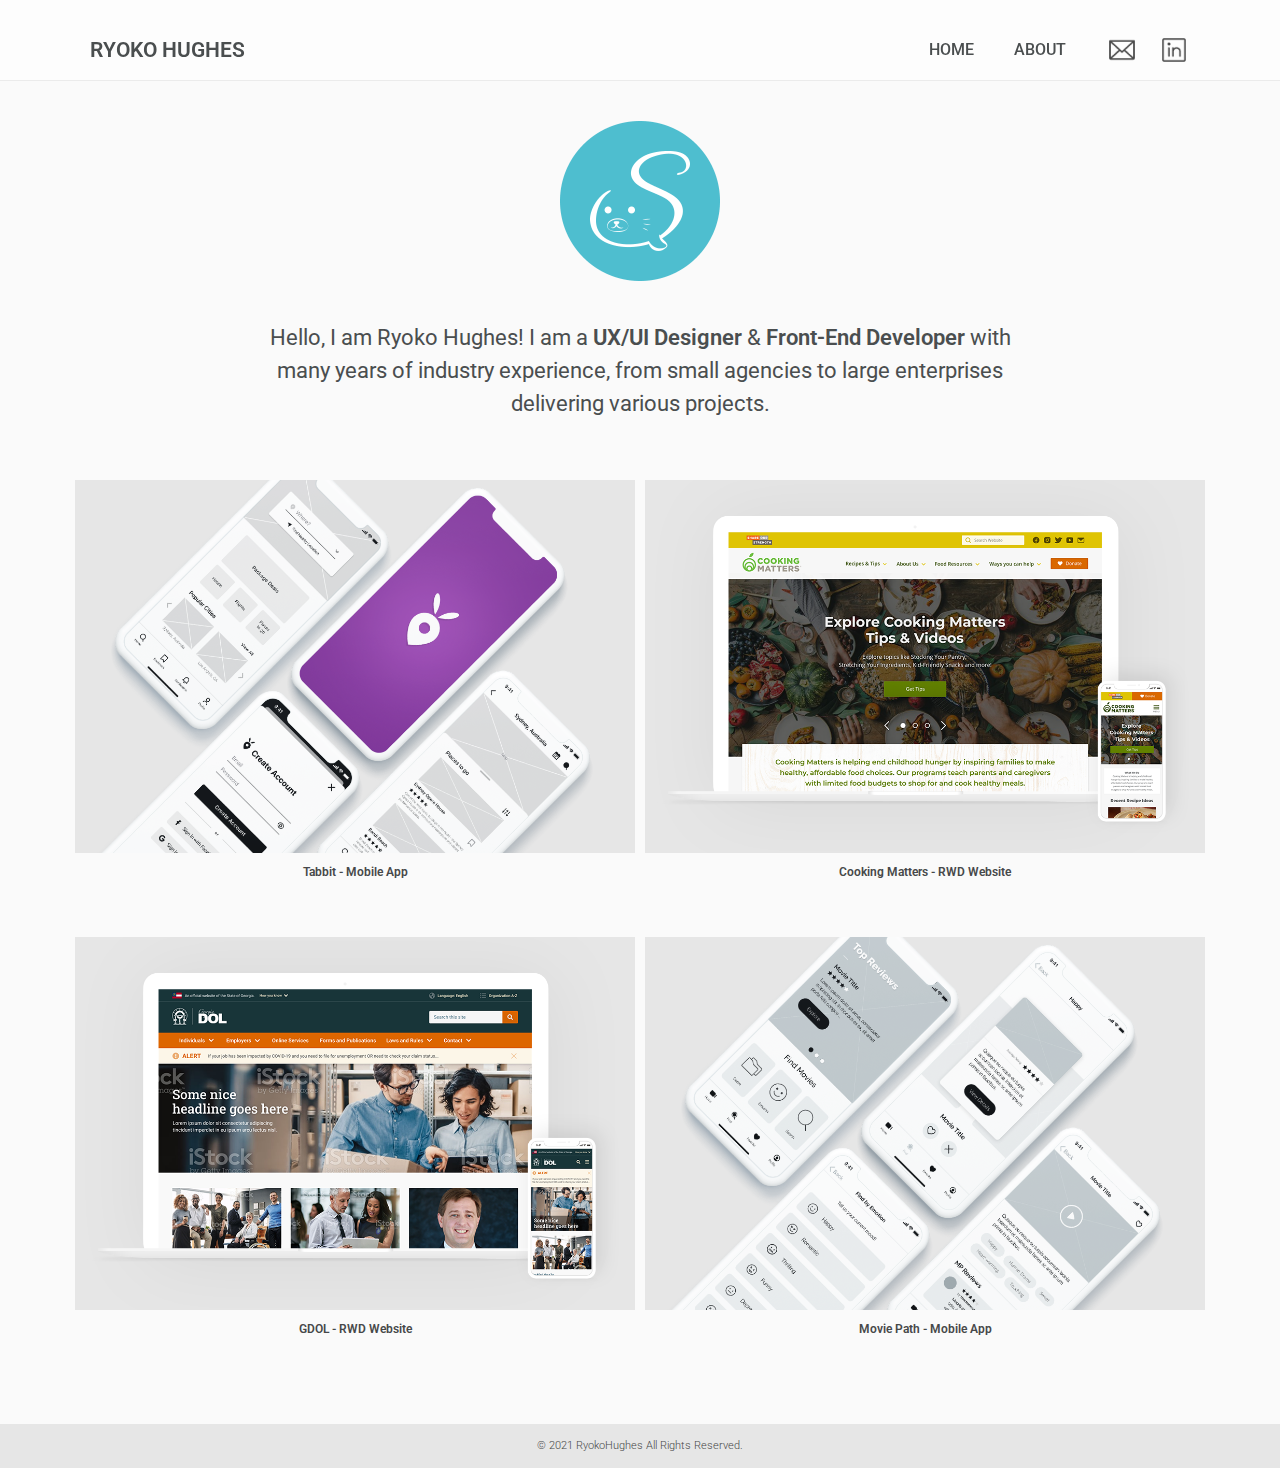
<file: index.html>
<!DOCTYPE html>
<html lang="en">
<head>
    <meta charset="utf-8">
    <meta http-equiv="X-UA-Compatible" content="IE=edge">
    <meta name="viewport" content="width=device-width, initial-scale=1">
    <title>Ryoko Hughes</title>
    <link rel="shortcut icon" href="images/favicon.ico">
    <!-- <link rel="stylesheet" href="css/bootstrap.min.css"> -->
    <link rel="stylesheet" href="css/style.css">
    <!--[if lt IE 9]>
        <script src="https://oss.maxcdn.com/libs/html5shiv/3.7.0/html5shiv.js"></script>
        <script src="https://oss.maxcdn.com/libs/respond.js/1.4.2/respond.min.js"></script>
    <![endif]-->
</head>
<body>
    <!-- Header -->
    <header>
        <div class="container">
            <h1 id="header-logo"><a href="index.html">Ryoko Hughes</a></h1>
            <nav>
                <!-- <p class="mobile-nav"></p> -->
                <ul class="header-nav">
                    <li><a href="index.html" title="Home">Home</a></li>
                    <li><a href="about.html" title="About">About</a></li>
                    <li class="nav-social-icons">
                        <a href="mailto: info@creativeseals.com" title="Email" class="icon-link"><img src="images/icon-envelope.png" alt="Email"></a>
                        <a href="https://www.linkedin.com/in/ryoko-hughes/" title="LinkedIn" class="icon-link" target="_blank"><img src="images/icon-linkedin.png" alt="LinkedIn"></a>
                    </li>
                </ul>
            </nav>
        </div>
    </header>

    <!-- Hero -->
    <section class="hero">
        <img src="images/logo.png" alt="Seal" class="hero-logo">
        <h2 class="tagline">Hello, I am Ryoko Hughes! I am a <strong>UX/UI Designer</strong> & <strong>Front-End Developer</strong> with many years of industry experience, from small agencies to large enterprises delivering various projects.</h2>
    </section>

    <!-- Content -->
    <main class="index-content">
        <div class="container">
            <div class="port-thumb tabbit">
                <a href="work-tabbit.html" class="port-thumb-link">
                    <img src="images/thumb-tabbit.png" alt="Tabbit" class="port-thumb-img">
                </a>
                <p class="port-thumb-desc">Tabbit - Mobile App</p>
            </div>

            <div class="port-thumb cm">
                <a href="work-cm.html">
                    <img src="images/thumb-npo.png" alt="NPO" class="port-thumb-img">
                </a>
                <p class="port-thumb-desc">Cooking Matters - RWD Website</p>
            </div>

            <div class="port-thumb gdol">
                <a href="work-gdol.html">
                    <img src="images/thumb-gdol.png" alt="GDOL" class="port-thumb-img">
                </a>
                <p class="port-thumb-desc">GDOL - RWD Website</p>
            </div>

            <div class="port-thumb mp">
                <a href="work-mp.html">
                    <img src="images/thumb-moviepath.png" alt="Movie Path" class="port-thumb-img">
                </a>
                <p class="port-thumb-desc">Movie Path - Mobile App</p>
            </div>

        </div>
    </main>

    <!-- Footer -->
    <footer>
        <p class="copyright">&copy; 2021 RyokoHughes All Rights Reserved.</p>
    </footer>
</body>
</html>
</file>
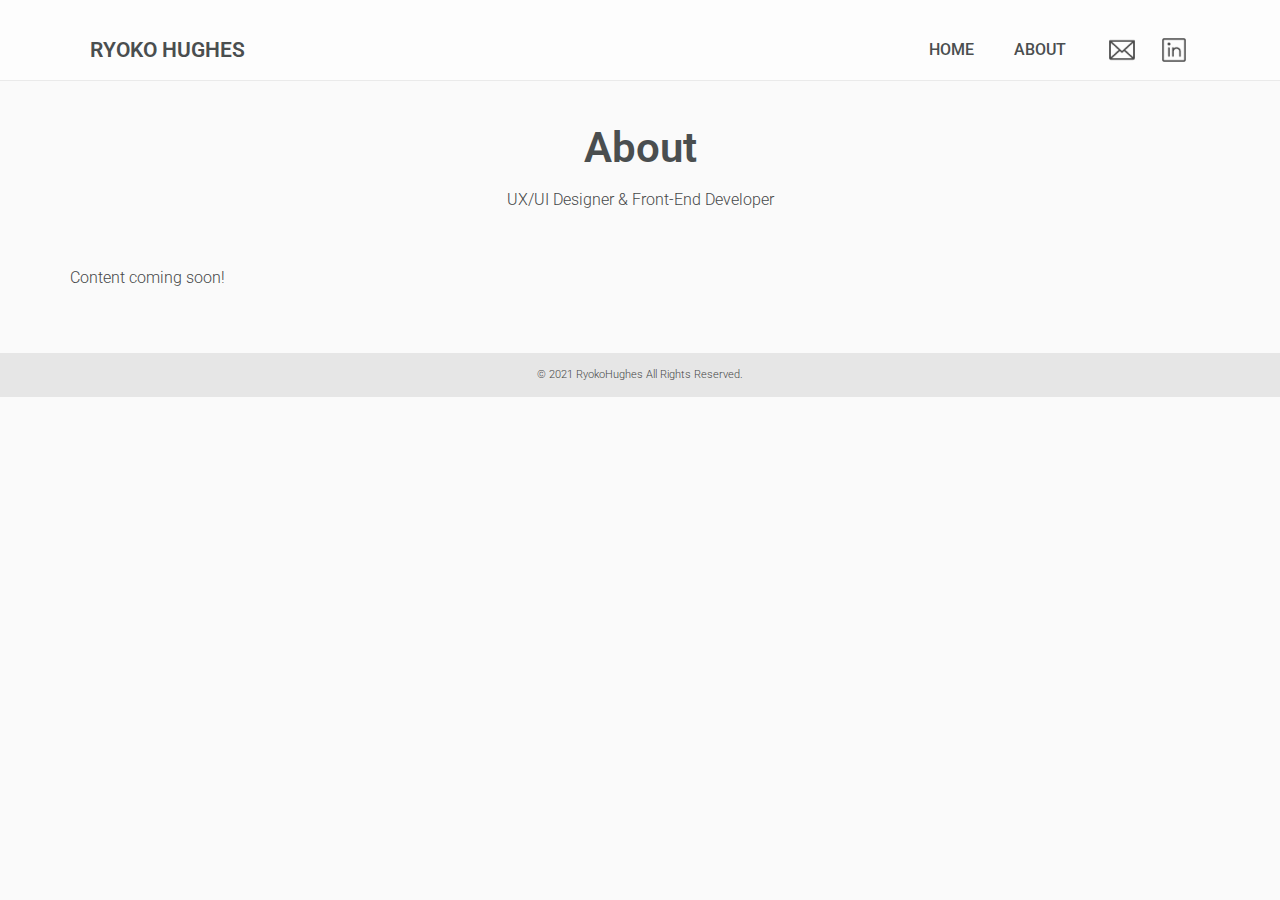
<file: about.html>
<!DOCTYPE html>
<html lang="en">
<head>
    <meta charset="utf-8">
    <meta http-equiv="X-UA-Compatible" content="IE=edge">
    <meta name="viewport" content="width=device-width, initial-scale=1">
    <title>Ryoko Hughes : About</title>
    <link rel="shortcut icon" href="images/favicon.ico">
    <!-- <link rel="stylesheet" href="css/bootstrap.min.css"> -->
    <link rel="stylesheet" href="css/style.css">
    <!--[if lt IE 9]>
        <script src="https://oss.maxcdn.com/libs/html5shiv/3.7.0/html5shiv.js"></script>
        <script src="https://oss.maxcdn.com/libs/respond.js/1.4.2/respond.min.js"></script>
    <![endif]-->
</head>
<body>
    <!-- Header -->
    <header>
        <div class="container">
            <h1 id="header-logo"><a href="index.html">Ryoko Hughes </a></h1>
            <nav>
                <!-- <p class="mobile-nav"></p> -->
                <ul class="header-nav">
                    <li><a href="index.html" title="Home">Home</a></li>
                    <li><a href="about.html" title="About">About</a></li>
                    <li class="nav-social-icons">
                        <a href="mailto: info@creativeseals.com" title="Email" class="icon-link"><img src="images/icon-envelope.png" alt="Email"></a>
                        <a href="https://www.linkedin.com/in/ryoko-hughes/" title="LinkedIn" class="icon-link" target="_blank"><img src="images/icon-linkedin.png" alt="LinkedIn"></a>
                    </li>
                </ul>
            </nav>
        </div>
    </header>

    <!-- Content -->
    <section class="title">
        <h2 class="page-title">About</h2>
        <p class="page-sub-title">UX/UI Designer &amp; Front-End Developer</p>   
    </section>

    <!-- Content -->
    <main class="content">
        <div class="container">
            <p>Content coming soon!</p>
        </div>
    </main>

    <!-- Footer -->
    <footer>
        <p class="copyright">&copy; 2021 RyokoHughes All Rights Reserved.</p>
    </footer>
</body>
</html>
</file>
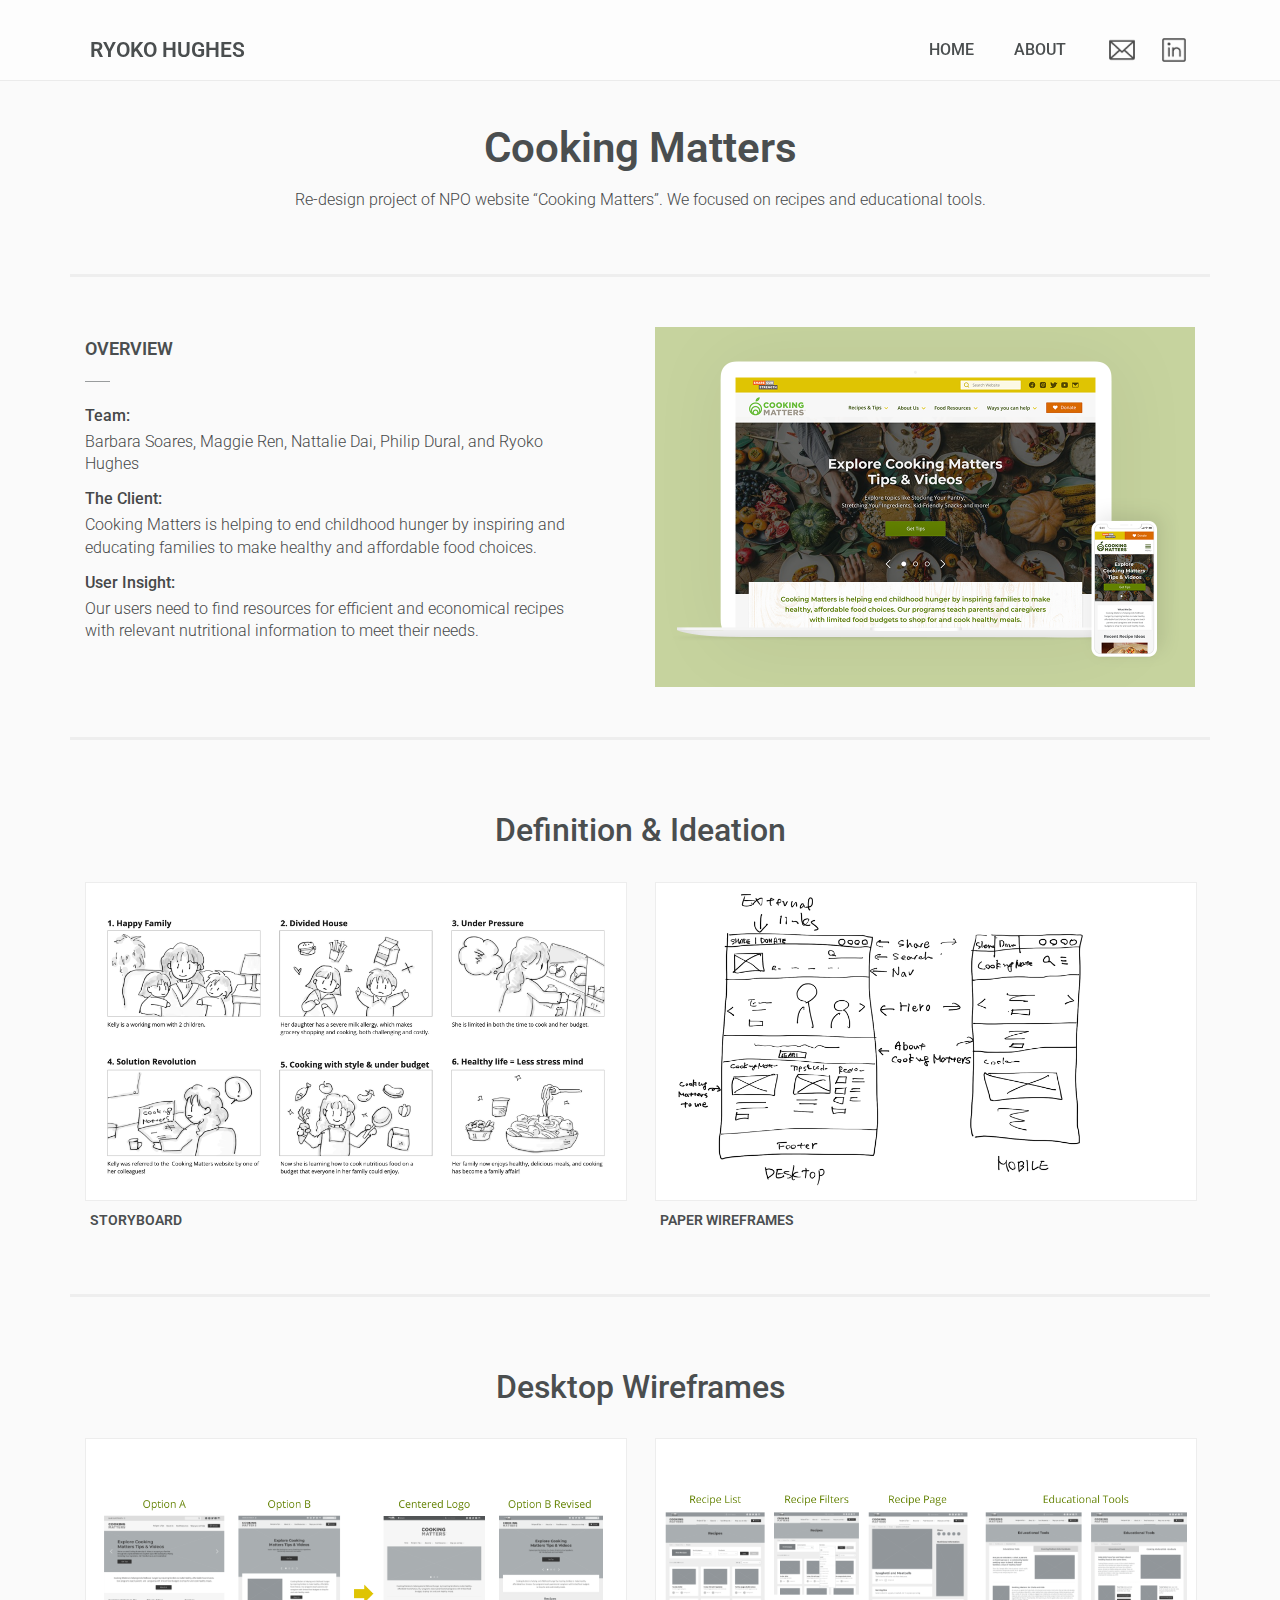
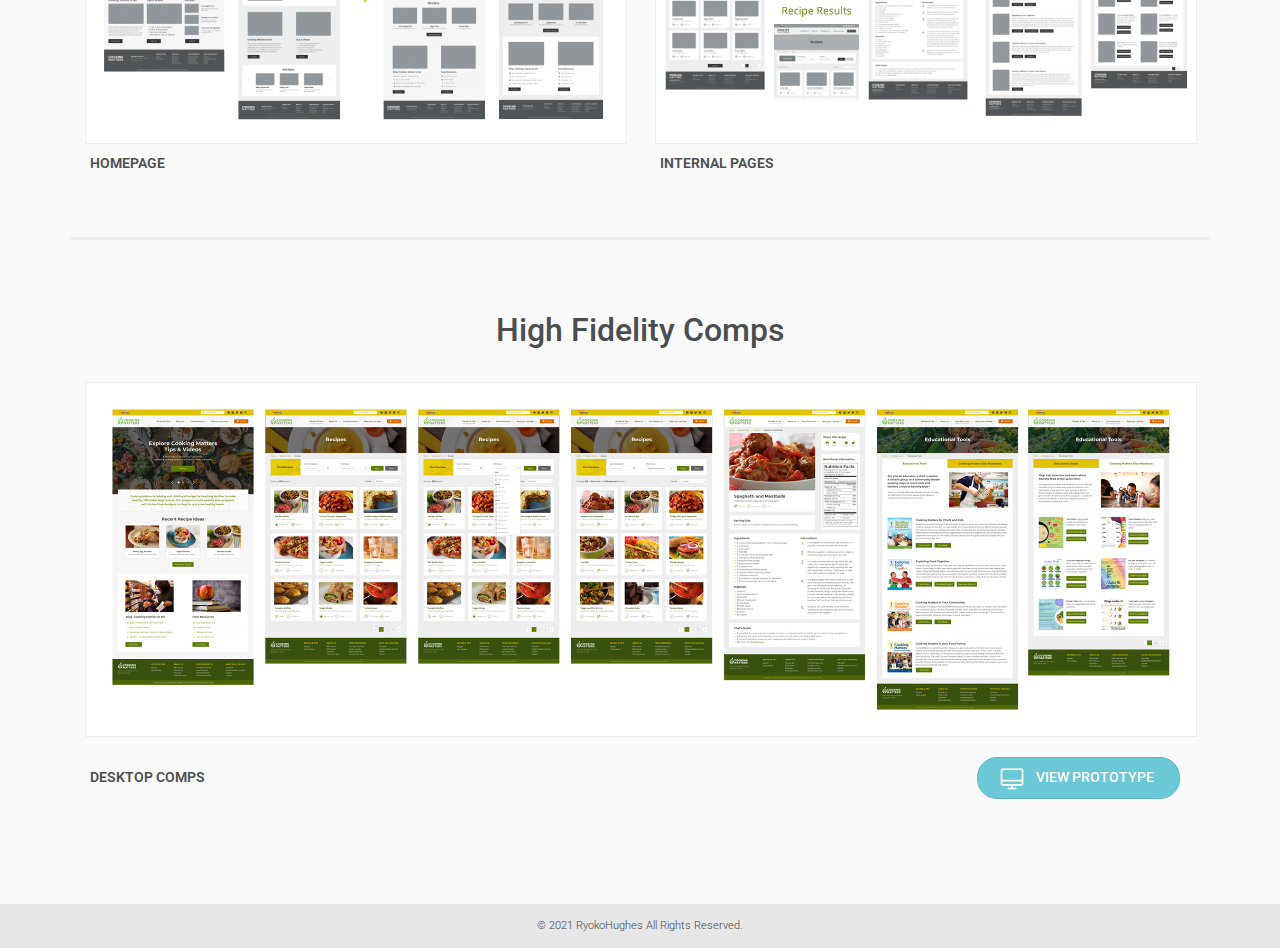
<file: work-cm.html>
<!DOCTYPE html>
<html lang="en">
<head>
    <meta charset="utf-8">
    <meta http-equiv="X-UA-Compatible" content="IE=edge">
    <meta name="viewport" content="width=device-width, initial-scale=1">
    <title>Ryoko Hughes : Cooking Matters</title>
    <link rel="shortcut icon" href="images/favicon.ico">
    <!-- <link rel="stylesheet" href="css/bootstrap.min.css"> -->
    <link rel="stylesheet" href="css/style.css">
    <!--[if lt IE 9]>
        <script src="https://oss.maxcdn.com/libs/html5shiv/3.7.0/html5shiv.js"></script>
        <script src="https://oss.maxcdn.com/libs/respond.js/1.4.2/respond.min.js"></script>
    <![endif]-->
</head>
<body>
    <!-- Header -->
    <header>
        <div class="container">
            <h1 id="header-logo"><a href="index.html">Ryoko Hughes</a></h1>
            <nav>
                <!-- <p class="mobile-nav"></p> -->
                <ul class="header-nav">
                    <li><a href="index.html" title="Home">Home</a></li>
                    <li><a href="about.html" title="About">About</a></li>
                    <li class="nav-social-icons">
                        <a href="mailto: info@creativeseals.com" title="Email" class="icon-link"><img src="images/icon-envelope.png" alt="Email"></a>
                        <a href="https://www.linkedin.com/in/ryoko-hughes/" title="LinkedIn" class="icon-link" target="_blank"><img src="images/icon-linkedin.png" alt="LinkedIn"></a>
                    </li>
                </ul>
            </nav>
        </div>
    </header>

    <!-- Title -->
    <section class="title">
        <div class="container bottom-border">
            <h2 class="page-title">Cooking Matters</h2>
            <p class="page-sub-title">Re-design project of NPO website “Cooking Matters”. We focused on recipes and educational tools.</p>
        </div>
    </section>

    <!-- Content -->
    <main class="content">
        <div class="container">
            <section class="row bottom-border">
                <div class="col col-6 port-overview">
                    <h5>Overview</h5>
                    <dl>
                        <dt>Team:</dt>
                        <dd>Barbara Soares, Maggie Ren, Nattalie Dai, Philip Dural, and Ryoko Hughes</dd>
                        <dt>The Client:</dt>
                        <dd>Cooking Matters is helping to end childhood hunger by inspiring and educating families to make healthy and affordable food choices. </dd>
                        <dt>User Insight:</dt>
                        <dd>Our users need to find resources for efficient and economical recipes with relevant nutritional information to meet their needs.</dd>
                    </dl>
                </div>
                <div class="col col-6 port-thumb-img">
                    <div class="thumb-bg cm">
                        <img src="images/thumb-npo.png" alt="Cooking Matters" class="port-image">
                    </div>
                </div>
            </section>

            <h3>Definition &amp; Ideation</h3>
            <section class="row bottom-border">
                <div class="col col-6 port-item">
                    <img src="images/npo-storyboard.jpg" alt="Storyboard" class="port-image">
                    <h5>Storyboard</h5>
                </div>
                <div class="col col-6 port-item">
                    <img src="images/npo-paper-wire.jpg" alt="Paper Wireframes" class="port-image">
                    <h5>Paper Wireframes</h5>
                </div>
            </section>

            <h3>Desktop Wireframes</h3>
            <section class="row bottom-border">
                <div class="col col-6 port-item">
                    <img src="images/npo-desktop-wire01.png" alt="Homepage Wireframes" class="port-image">
                    <h5>Homepage</h5>

                </div>
                <div class="col col-6 port-item">
                    <img src="images/npo-desktop-wire02.png" alt="Recipe Wireframes" class="port-image">
                    <h5>Internal Pages</h5>
                </div>
            </section>

            <h3>High Fidelity Comps</h3>
            <section class="row">
                <div class="col col-12 port-item">
                    <img src="images/npo-desktop-comps.jpg" alt="Paper Wireframes" class="port-image">
                    <section class="row btn-right">
                        <h5>Desktop Comps</h5>
                        <p>
                            <a href="https://www.figma.com/proto/3JUARQ4RPCtksBnAr0uqvw/Cooking-Matters-HiFi-Only?node-id=335%3A7227&viewport=273%2C692%2C0.10871068388223648&scaling=scale-down" title="View Prototype" class="icon-button" target="_blank">
                                <img src="images/icon-desktop.png" alt="icon" class="btn-icon-img">
                                <span class="btn-icon-text">View Prototype</span>
                            </a>
                        </p>
                    </section>
            </section>

        </div>
    </main>

    <!-- Footer -->
    <footer>
        <p class="copyright">&copy; 2021 RyokoHughes All Rights Reserved.</p>
    </footer>
</body>
</html>
</file>
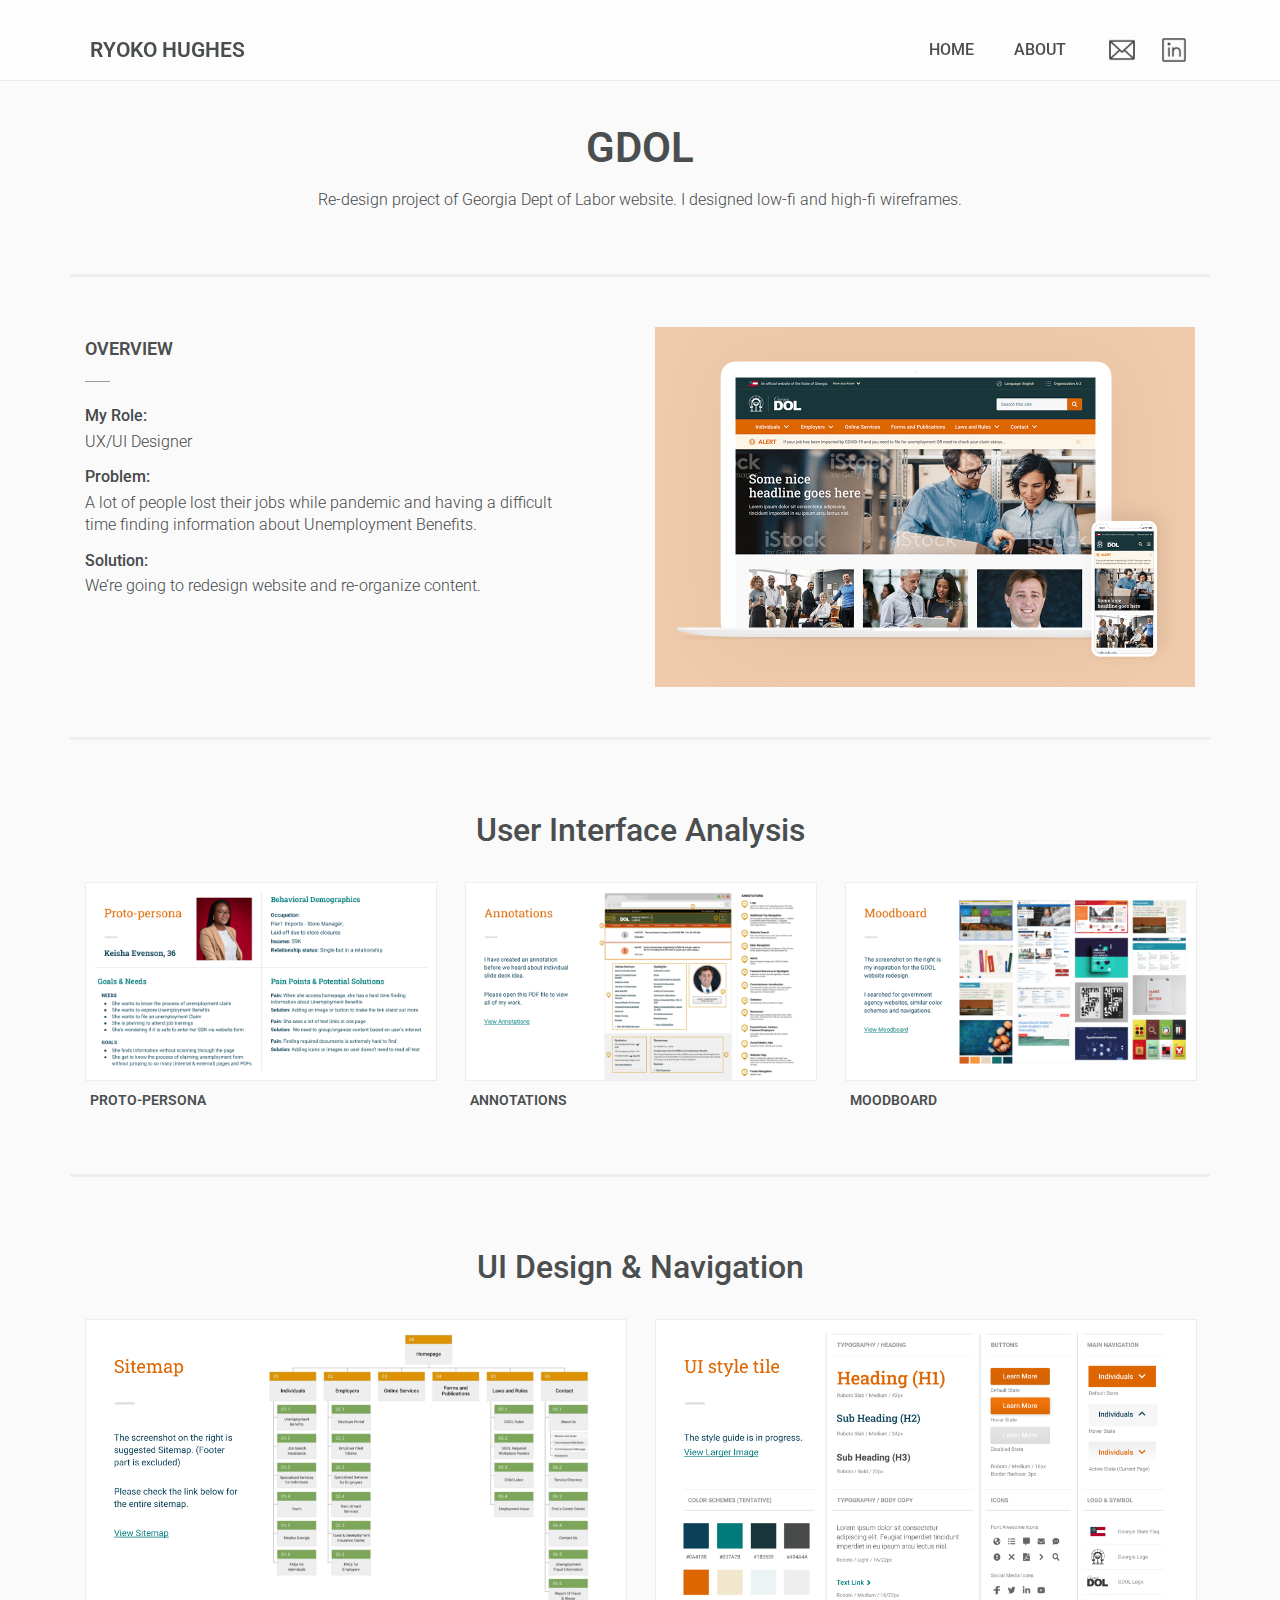
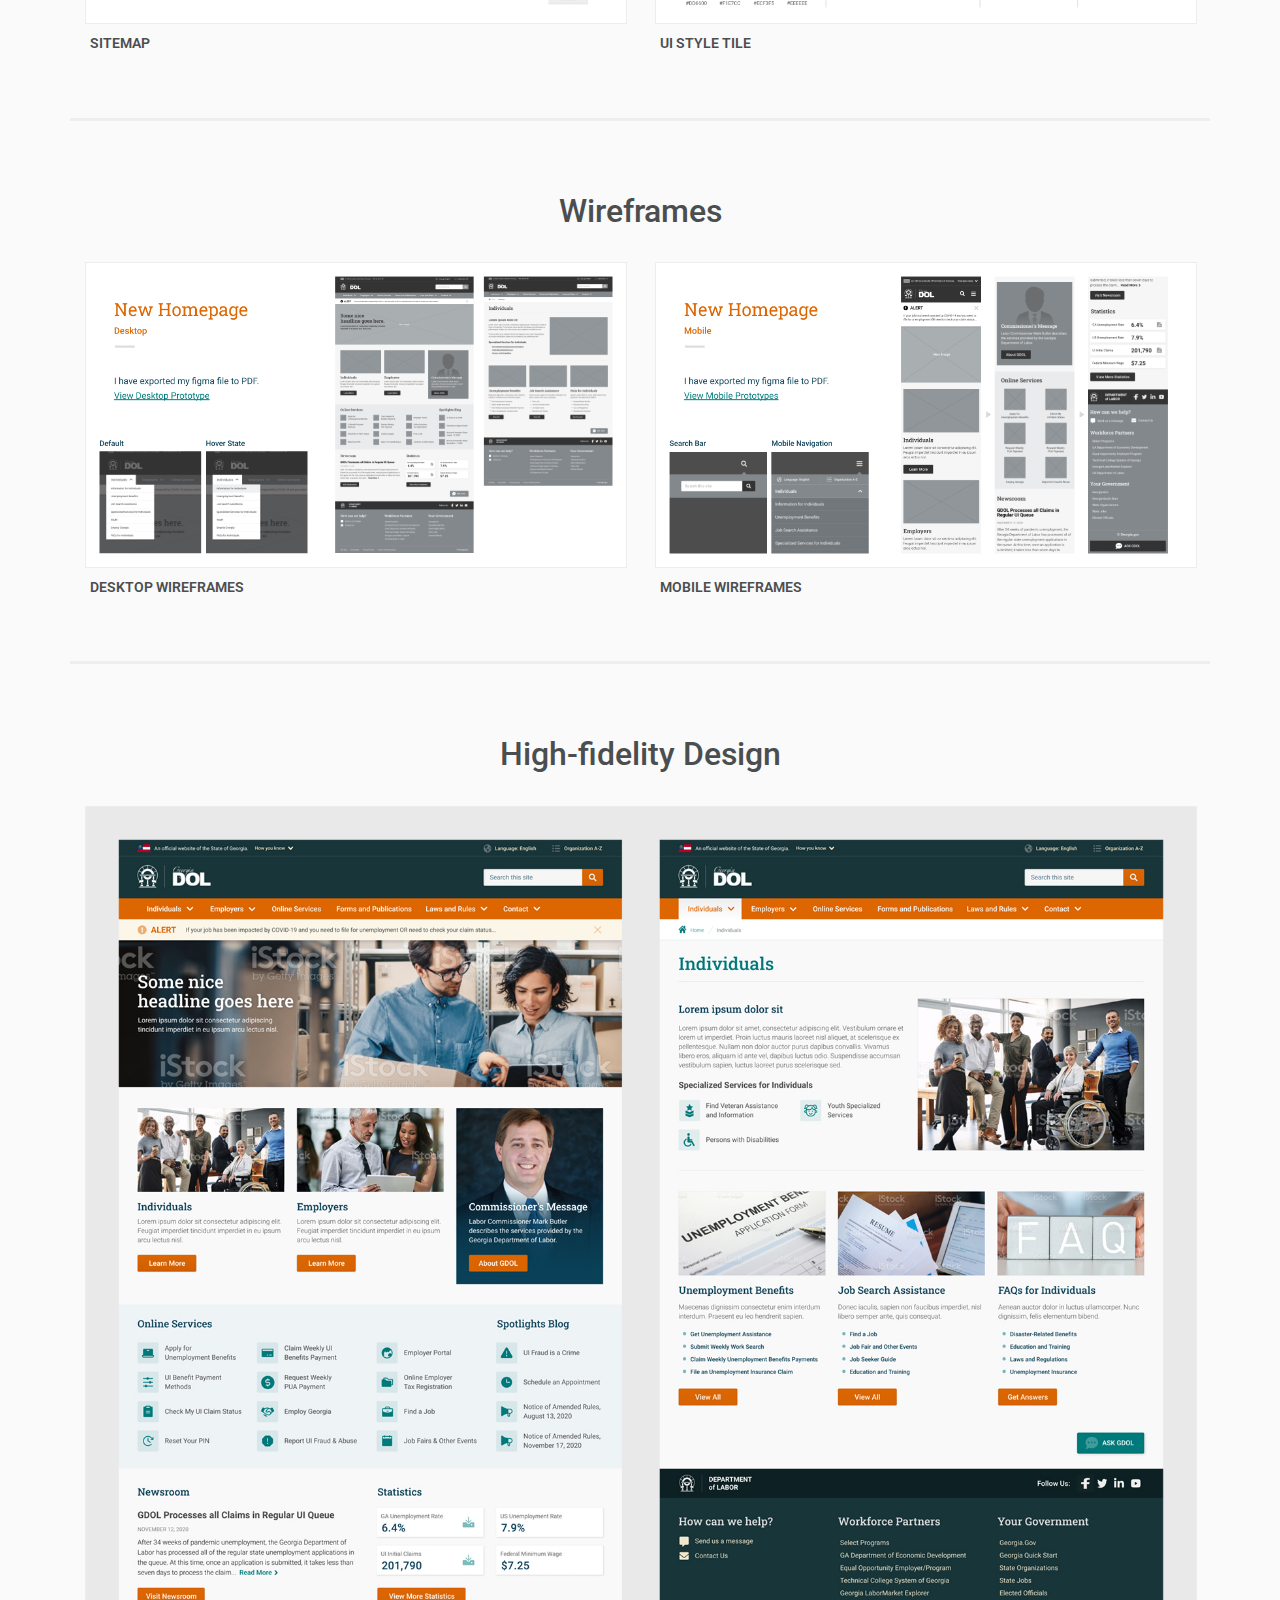
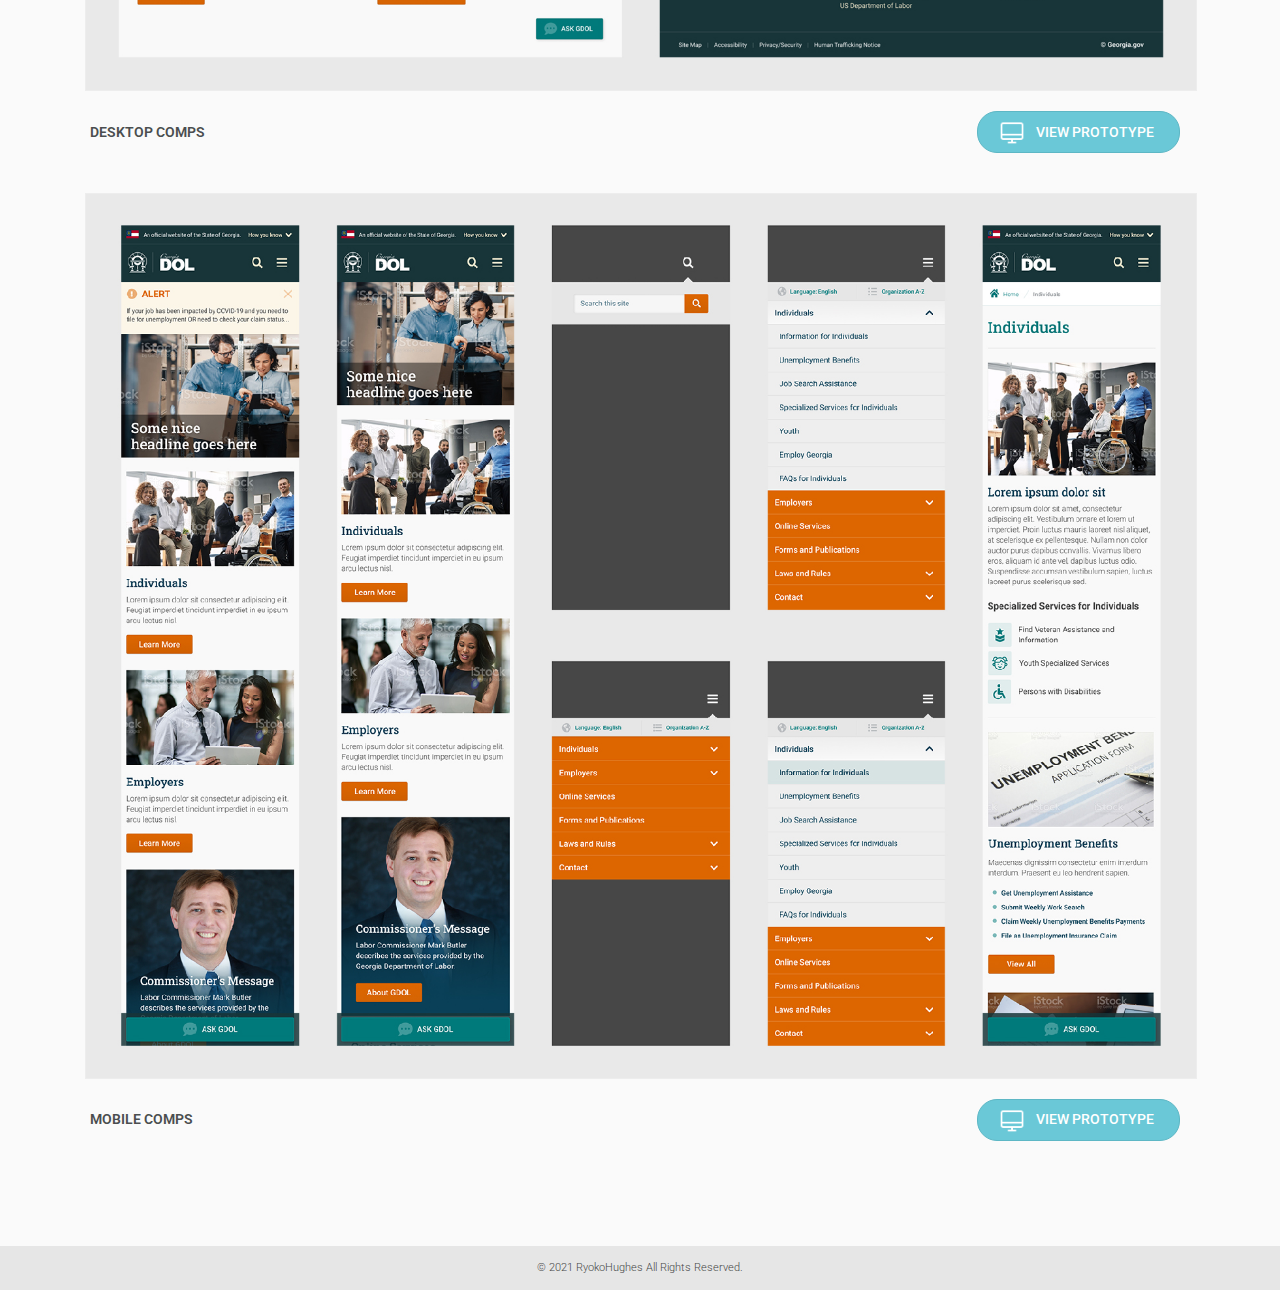
<file: work-gdol.html>
<!DOCTYPE html>
<html lang="en">
<head>
    <meta charset="utf-8">
    <meta http-equiv="X-UA-Compatible" content="IE=edge">
    <meta name="viewport" content="width=device-width, initial-scale=1">
    <title>Ryoko Hughes : GDOL</title>
    <link rel="shortcut icon" href="images/favicon.ico">
    <!-- <link rel="stylesheet" href="css/bootstrap.min.css"> -->
    <link rel="stylesheet" href="css/style.css">
    <!--[if lt IE 9]>
        <script src="https://oss.maxcdn.com/libs/html5shiv/3.7.0/html5shiv.js"></script>
        <script src="https://oss.maxcdn.com/libs/respond.js/1.4.2/respond.min.js"></script>
    <![endif]-->
</head>
<body>
    <!-- Header -->
    <header>
        <div class="container">
            <h1 id="header-logo"><a href="index.html">Ryoko Hughes</a></h1>
            <nav>
                <!-- <p class="mobile-nav"></p> -->
                <ul class="header-nav">
                    <li><a href="index.html" title="Home">Home</a></li>
                    <li><a href="about.html" title="About">About</a></li>
                    <li class="nav-social-icons">
                        <a href="mailto: info@creativeseals.com" title="Email" class="icon-link"><img src="images/icon-envelope.png" alt="Email"></a>
                        <a href="https://www.linkedin.com/in/ryoko-hughes/" title="LinkedIn" class="icon-link" target="_blank"><img src="images/icon-linkedin.png" alt="LinkedIn"></a>
                    </li>
                </ul>
            </nav>
        </div>
    </header>

    <!-- Title -->
    <section class="title">
        <div class="container bottom-border">
            <h2 class="page-title">GDOL</h2>
            <p class="page-sub-title">Re-design project of Georgia Dept of Labor website. I designed low-fi and high-fi wireframes.</p>
        </div>
    </section>

    <!-- Content -->
    <main class="content">
        <div class="container">
            <section class="row bottom-border">
                <div class="col col-6 port-overview">
                    <h5>Overview</h5>
                    <dl>
                        <dt>My Role:</dt>
                        <dd>UX/UI Designer</dd>
                        <dt>Problem:</dt>
                        <dd>A lot of people lost their jobs while pandemic and having a difficult time finding information about Unemployment Benefits.</dd>
                        <dt>Solution:</dt>
                        <dd>We’re going to redesign website and re-organize content.</dd>
                    </dl>
                </div>
                <div class="col col-6 port-thumb-img">
                    <div class="thumb-bg gdol">
                        <img src="images/thumb-gdol.png" alt="GDOL" class="port-image">
                    </div>
                </div>
            </section>

            <h3>User Interface Analysis</h3>
            <section class="row bottom-border">
                <div class="col col-4 port-item">
                    <img src="images/gdol-proto-persona.png" alt="Proto-persona" class="port-image">
                    <h5>Proto-persona</h5>
                </div>
                <div class="col col-4 port-item">
                    <img src="images/gdol-annotations.png" alt="Annotations" class="port-image">
                    <h5>Annotations</h5>
                </div>
                <div class="col col-4 port-item">
                    <img src="images/gdol-moodboard.png" alt="Moodboard" class="port-image">
                    <h5>Moodboard</h5>
                </div>
            </section>

            <h3>UI Design & Navigation</h3>
            <section class="row bottom-border">
                <div class="col col-6 port-item">
                    <img src="images/gdol-sitemap.png" alt="Sitemap" class="port-image">
                    <h5>Sitemap</h5>
                </div>
                <div class="col col-6 port-item">
                    <img src="images/gdol-style.png" alt="UI style tile" class="port-image">
                    <h5>UI style tile</h5>
                </div>
            </section>

            <h3>Wireframes</h3>
            <section class="row bottom-border">
                <div class="col col-6 port-item">
                    <img src="images/gdol-wire-desktop.png" alt="Desktop Wireframes" class="port-image">
                    <h5>Desktop Wireframes</h5>
                </div>
                <div class="col col-6 port-item">
                    <img src="images/gdol-wire-mobile.png" alt="Mobile Wireframes" class="port-image">
                    <h5>Mobile Wireframes</h5>
                </div>
            </section>

            <h3>High-fidelity Design</h3>
            <section class="row">
                <div class="col col-12 port-item">
                    <img src="images/gdol-comp-desktop.jpg" alt="Desktop" class="port-image">
                    <section class="row btn-right">
                        <h5>Desktop Comps</h5>
                        <p>
                            <a href="https://www.figma.com/proto/30vMYM70sXzPHRvpDloKAF/DOL-U12-Homepage-Comp-RH?node-id=208%3A86&viewport=262%2C467%2C0.18966475129127502&scaling=scale-down" title="View Prototype" class="icon-button" target="_blank">
                                <img src="images/icon-desktop.png" alt="icon" class="btn-icon-img">
                                <span class="btn-icon-text">View Prototype</span>
                            </a>
                        </p>
                    </section>
                    <img src="images/gdol-comp-mobile.jpg" alt="Desktop" class="port-image">
                    <section class="row btn-right">
                        <h5>Mobile Comps</h5>
                        <p>
                            <a href="https://www.figma.com/proto/30vMYM70sXzPHRvpDloKAF/DOL-U12-Homepage-Comp-RH?node-id=213%3A86&viewport=138%2C267%2C0.44395512342453003&scaling=min-zoom" title="View Prototype" class="icon-button" target="_blank">
                                <img src="images/icon-desktop.png" alt="icon" class="btn-icon-img">
                                <span class="btn-icon-text">View Prototype</span>
                            </a>
                        </p>
                    </section>
                </div>
            </section>

        </div>
    </main>

    <!-- Footer -->
    <footer>
        <p class="copyright">&copy; 2021 RyokoHughes All Rights Reserved.</p>
    </footer>
</body>
</html>
</file>
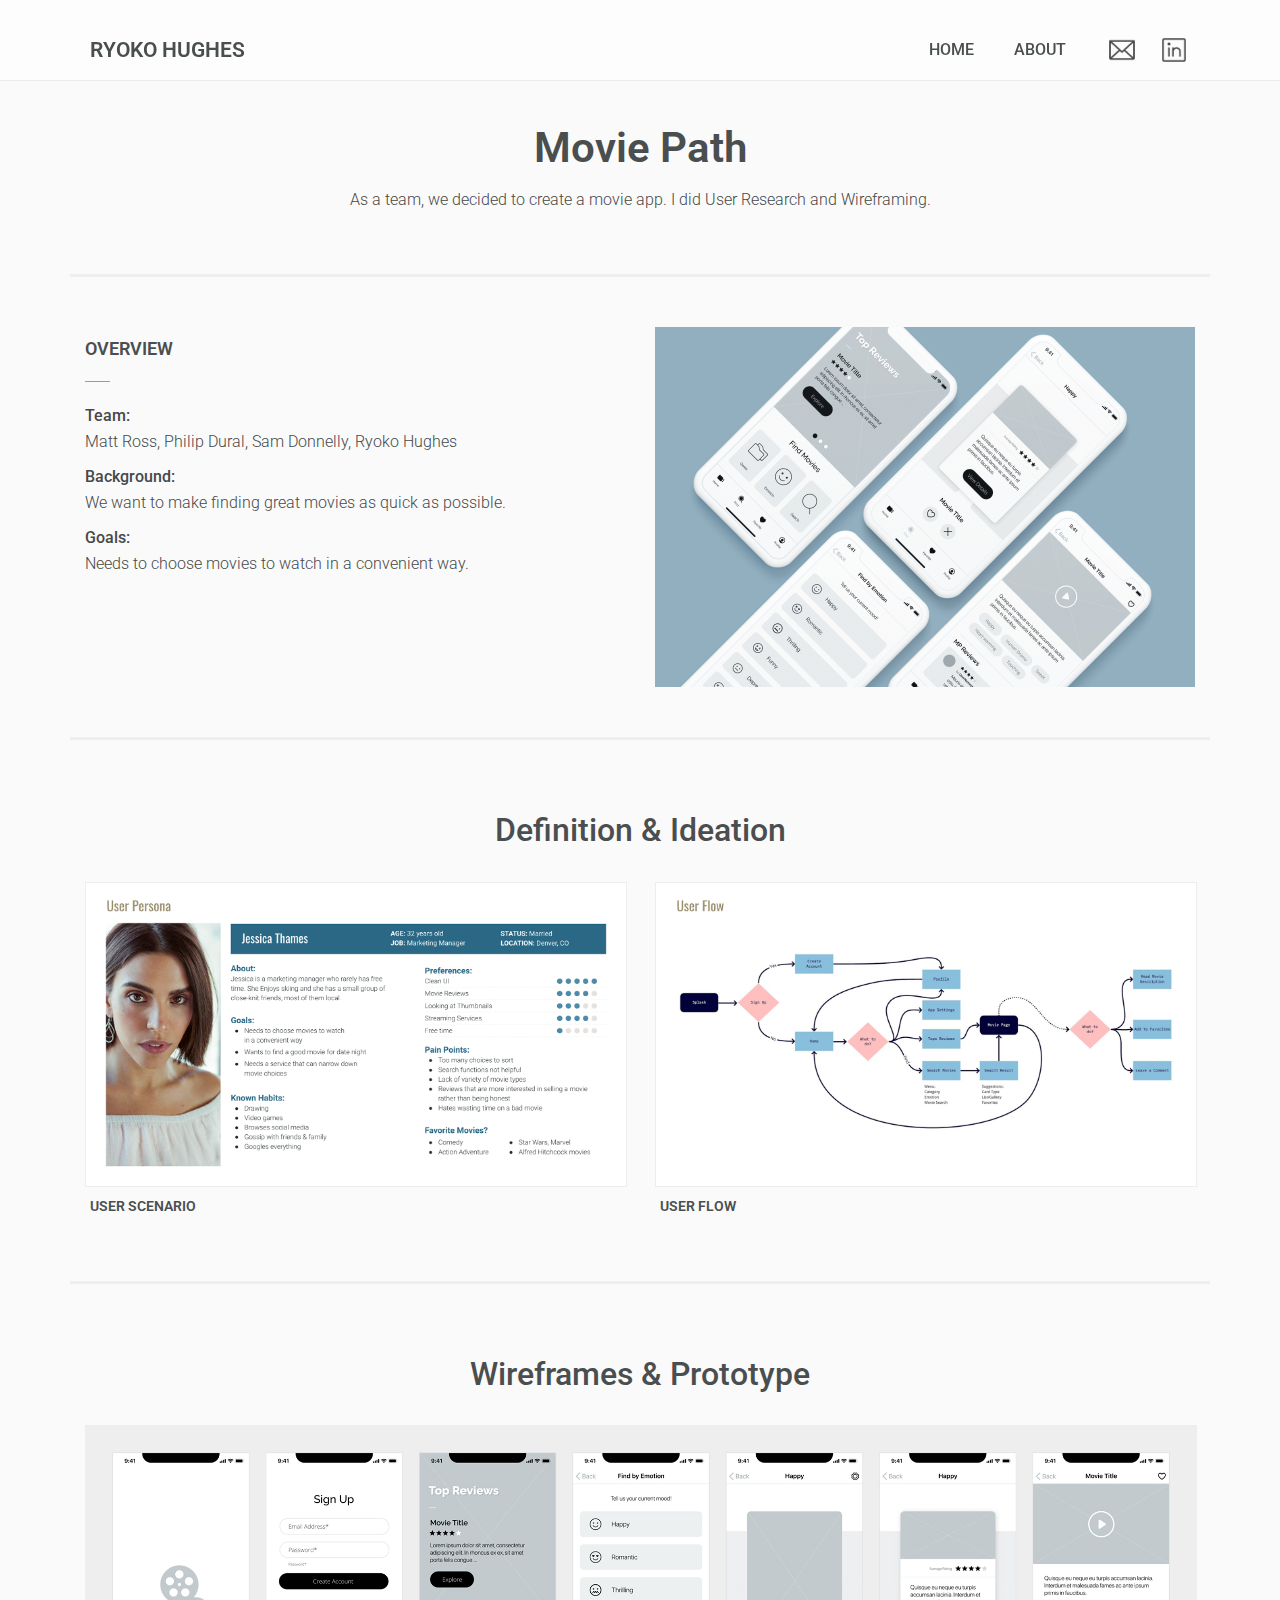
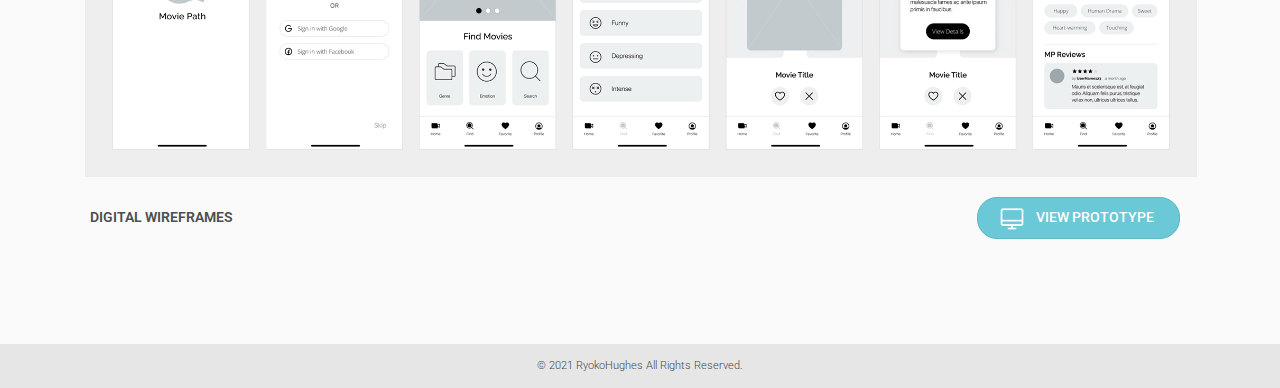
<file: work-mp.html>
<!DOCTYPE html>
<html lang="en">
<head>
    <meta charset="utf-8">
    <meta http-equiv="X-UA-Compatible" content="IE=edge">
    <meta name="viewport" content="width=device-width, initial-scale=1">
    <title>Ryoko Hughes : Movie Path</title>
    <link rel="shortcut icon" href="images/favicon.ico">
    <!-- <link rel="stylesheet" href="css/bootstrap.min.css"> -->
    <link rel="stylesheet" href="css/style.css">
    <!--[if lt IE 9]>
        <script src="https://oss.maxcdn.com/libs/html5shiv/3.7.0/html5shiv.js"></script>
        <script src="https://oss.maxcdn.com/libs/respond.js/1.4.2/respond.min.js"></script>
    <![endif]-->
</head>
<body>
    <!-- Header -->
    <header>
        <div class="container">
            <h1 id="header-logo"><a href="index.html">Ryoko Hughes</a></h1>
            <nav>
                <!-- <p class="mobile-nav"></p> -->
                <ul class="header-nav">
                    <li><a href="index.html" title="Home">Home</a></li>
                    <li><a href="about.html" title="About">About</a></li>
                    <li class="nav-social-icons">
                        <a href="mailto: info@creativeseals.com" title="Email" class="icon-link"><img src="images/icon-envelope.png" alt="Email"></a>
                        <a href="https://www.linkedin.com/in/ryoko-hughes/" title="LinkedIn" class="icon-link" target="_blank"><img src="images/icon-linkedin.png" alt="LinkedIn"></a>
                    </li>
                </ul>
            </nav>
        </div>
    </header>

    <!-- Title -->
    <section class="title">
        <div class="container bottom-border">
            <h2 class="page-title">Movie Path</h2>
            <p class="page-sub-title">As a team, we decided to create a movie app. I did User Research and Wireframing.</p>
        </div>
    </section>

    <!-- Content -->
    <main class="content">
        <div class="container">
            <section class="row bottom-border">
                <div class="col col-6 port-overview">
                    <h5>Overview</h5>
                    <dl>
                        <dt>Team:</dt>
                        <dd>Matt Ross, Philip Dural, Sam Donnelly, Ryoko Hughes</dd>
                        <dt>Background:</dt>
                        <dd>We want to make finding great movies as quick as possible.</dd>
                        <dt>Goals:</dt>
                        <dd>Needs to choose movies to watch in a convenient way.</dd>
                    </dl>
                </div>
                <div class="col col-6 port-thumb-img">
                    <div class="thumb-bg mp">
                        <img src="images/thumb-moviepath.png" alt="Movie Path" class="port-image">
                    </div>
                </div>
            </section>

            <h3>Definition &amp; Ideation</h3>
            <section class="row bottom-border">
                <div class="col col-6 port-item">
                    <img src="images/mp-user-persona.jpg" alt="User Persona" class="port-image">
                    <h5>User Scenario</h5>
                </div>
                <div class="col col-6 port-item">
                    <img src="images/mp-user-flow.jpg" alt="User Flow" class="port-image">
                    <h5>User Flow</h5>
                </div>
            </section>

            <h3>Wireframes &amp; Prototype</h3>
            <section class="row">
                <div class="col col-12 port-item">
                    <img src="images/mp-wire.jpg" alt="Digital Wireframes" class="port-image">
                    <section class="row btn-right">
                        <h5>Digital Wireframes</h5>
                        <!-- <p>Fusce vulputate interdum fermentum. Mauris sollicitudin arcu nibh, et hendrerit nulla et.</p> -->
                        <p>
                            <a href="https://www.figma.com/proto/l1pjcXLX5go7W0DMif67r1/Movie-Path-RH?node-id=1%3A2&scaling=scale-down" title="View Prototype" class="icon-button" target="_blank">
                                <img src="images/icon-desktop.png" alt="icon" class="btn-icon-img">
                                <span class="btn-icon-text">View Prototype</span>
                            </a>
                        </p>
                    </section>
                </div>
            </section>

        </div>
    </main>

    <!-- Footer -->
    <footer>
        <p class="copyright">&copy; 2021 RyokoHughes All Rights Reserved.</p>
    </footer>
</body>
</html>
</file>
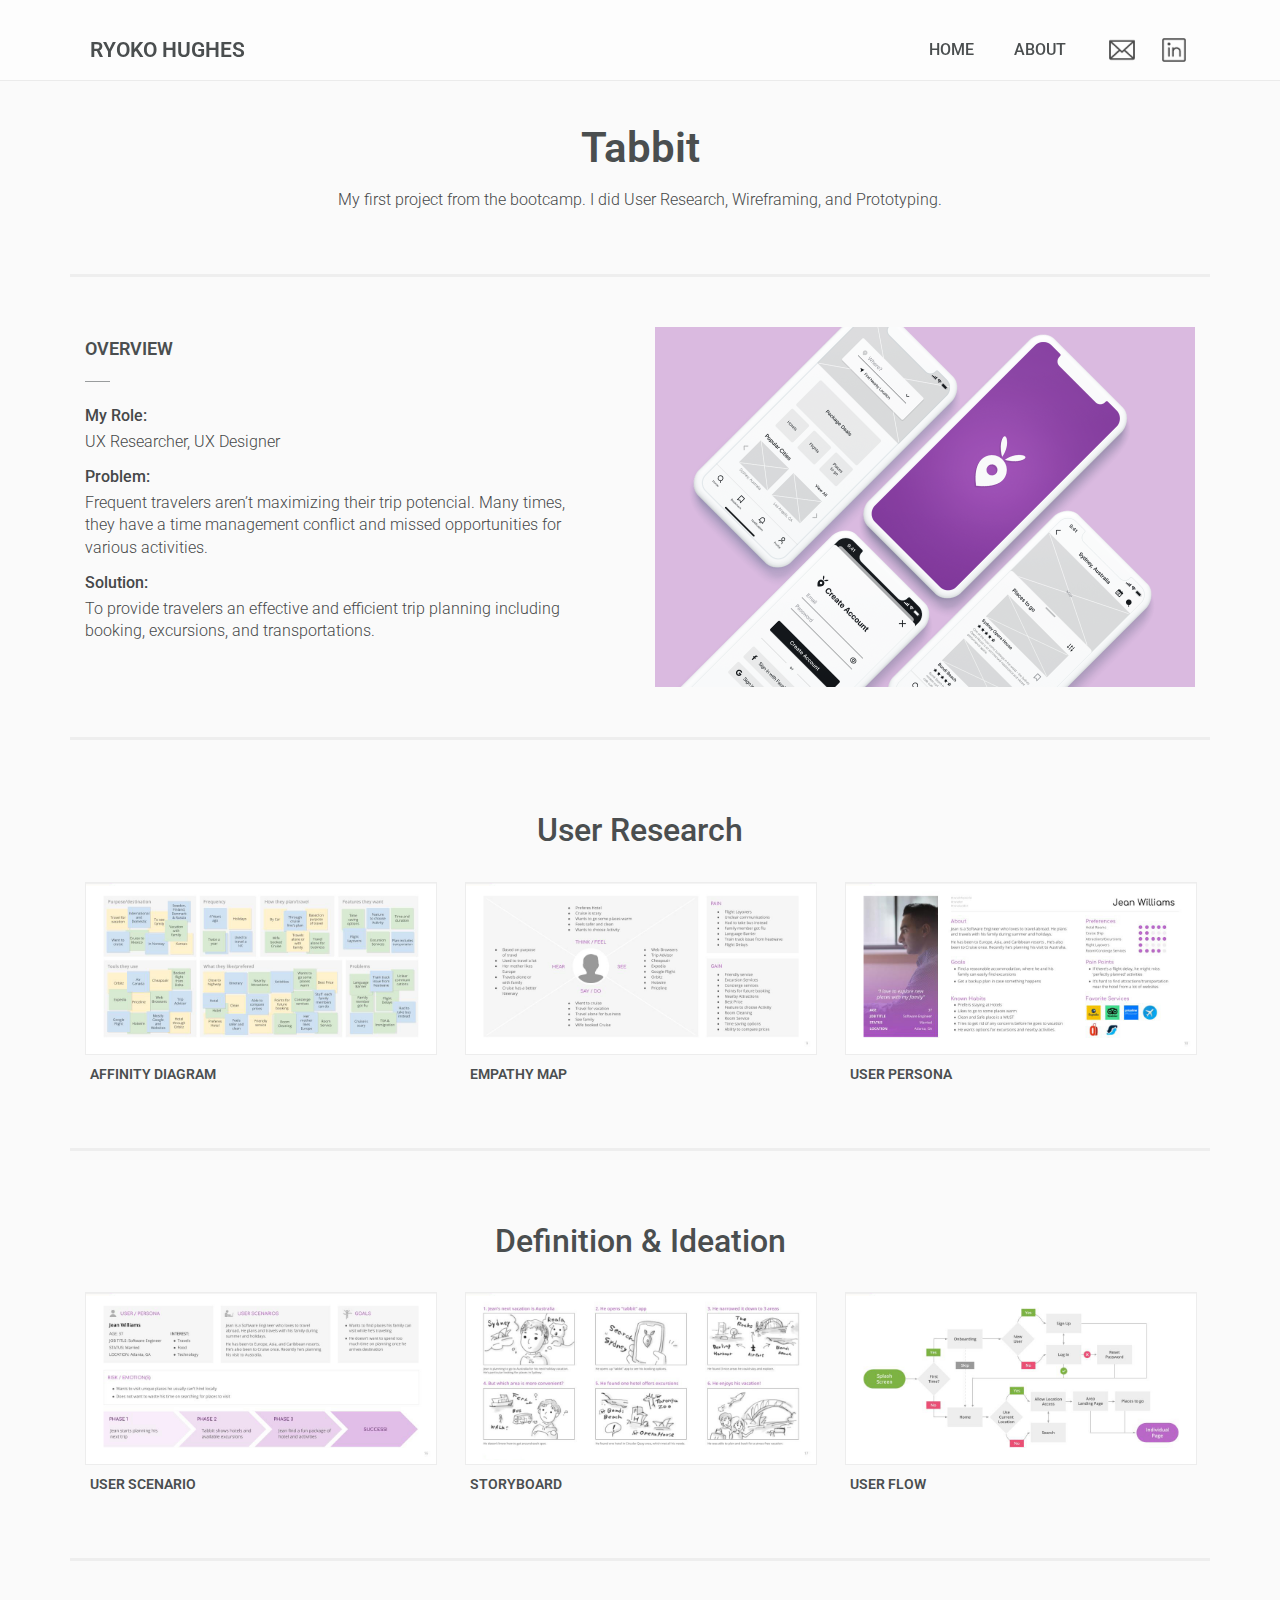
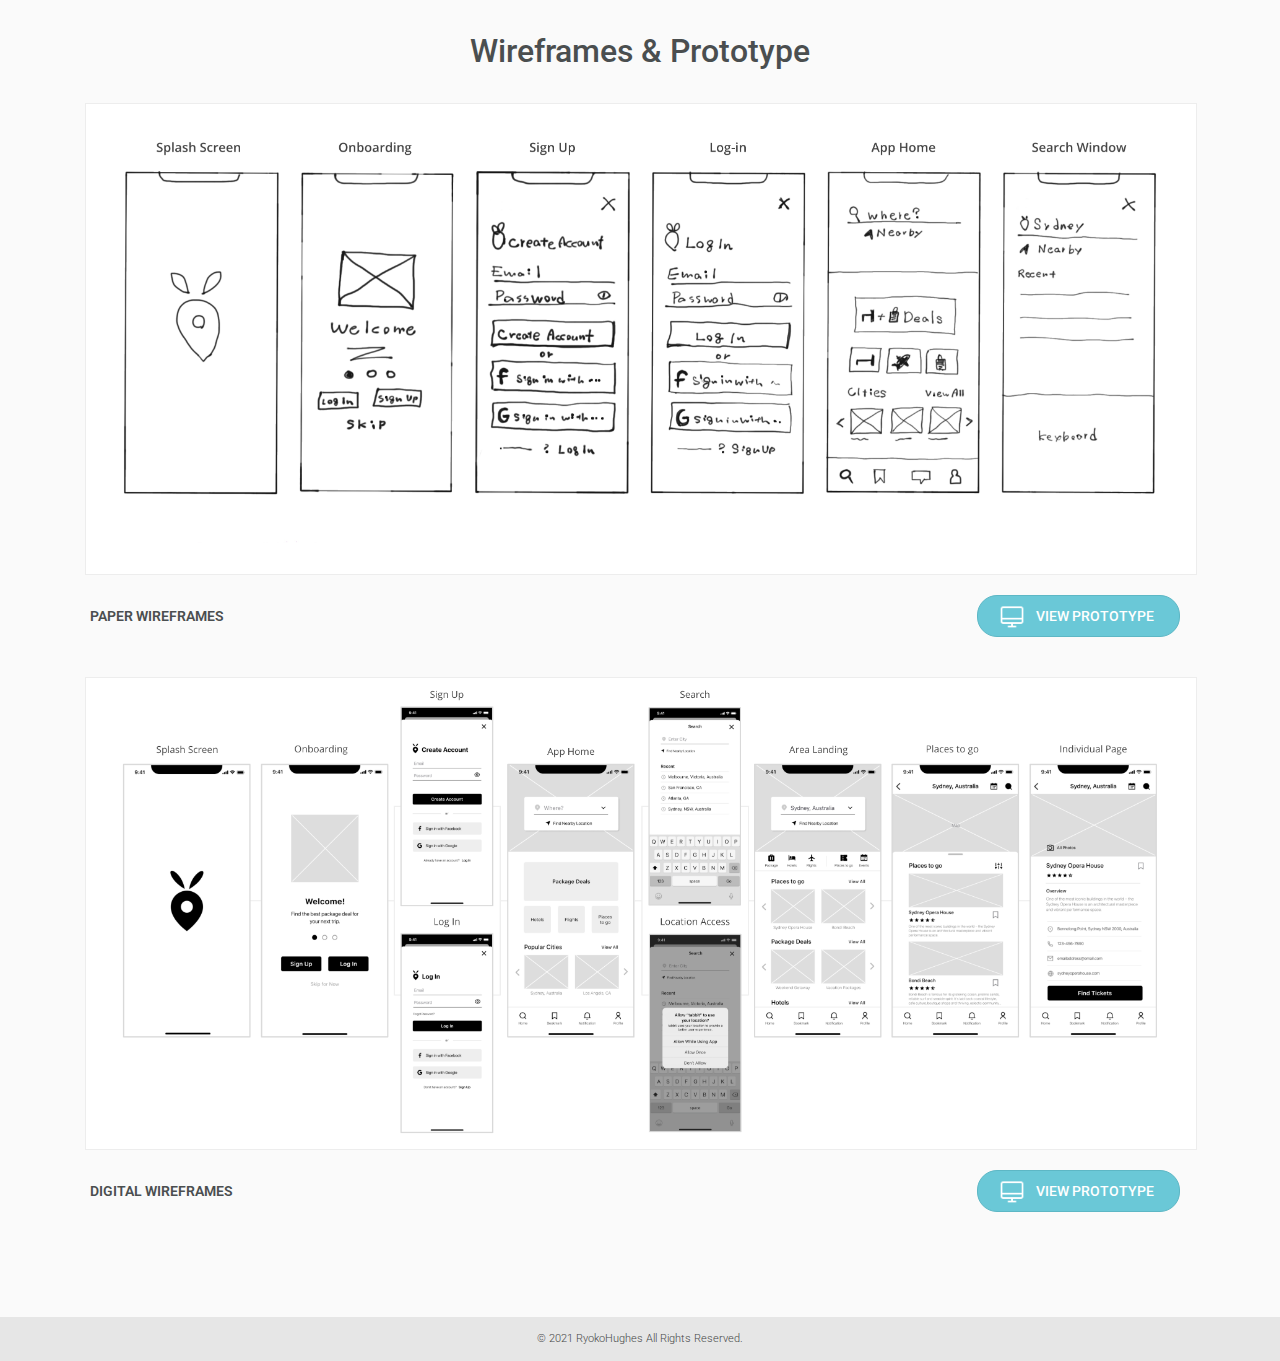
<file: work-tabbit.html>
<!DOCTYPE html>
<html lang="en">
<head>
    <meta charset="utf-8">
    <meta http-equiv="X-UA-Compatible" content="IE=edge">
    <meta name="viewport" content="width=device-width, initial-scale=1">
    <title>Ryoko Hughes : Tabbit</title>
    <link rel="shortcut icon" href="images/favicon.ico">
    <!-- <link rel="stylesheet" href="css/bootstrap.min.css"> -->
    <link rel="stylesheet" href="css/style.css">
    <!--[if lt IE 9]>
        <script src="https://oss.maxcdn.com/libs/html5shiv/3.7.0/html5shiv.js"></script>
        <script src="https://oss.maxcdn.com/libs/respond.js/1.4.2/respond.min.js"></script>
    <![endif]-->
</head>
<body>
    <!-- Header -->
    <header>
        <div class="container">
            <h1 id="header-logo"><a href="index.html">Ryoko Hughes</a></h1>
            <nav>
                <!-- <p class="mobile-nav"></p> -->
                <ul class="header-nav">
                    <li><a href="index.html" title="Home">Home</a></li>
                    <li><a href="about.html" title="About">About</a></li>
                    <li class="nav-social-icons">
                        <a href="mailto: info@creativeseals.com" title="Email" class="icon-link"><img src="images/icon-envelope.png" alt="Email"></a>
                        <a href="https://www.linkedin.com/in/ryoko-hughes/" title="LinkedIn" class="icon-link" target="_blank"><img src="images/icon-linkedin.png" alt="LinkedIn"></a>
                    </li>
                </ul>
            </nav>
        </div>
    </header>

    <!-- Title -->
    <section class="title">
        <div class="container bottom-border">
            <h2 class="page-title">Tabbit</h2>
            <p class="page-sub-title">My first project from the bootcamp. I did User Research, Wireframing, and Prototyping.</p>
        </div>
    </section>

    <!-- Content -->
    <main class="content">
        <div class="container">
            <section class="row bottom-border">
                <div class="col col-6 port-overview">
                    <h5>Overview</h5>
                    <dl>
                        <dt>My Role:</dt>
                        <dd>UX Researcher, UX Designer</dd>
                        <dt>Problem:</dt>
                        <dd>Frequent travelers aren’t maximizing their trip potencial. Many times, they have a time management conflict and missed opportunities for various activities.</dd>
                        <dt>Solution:</dt>
                        <dd>To provide travelers an effective and efficient trip planning including booking, excursions, and transportations.</dd>
                    </dl>
                </div>
                <div class="col col-6 port-thumb-img">
                    <div class="thumb-bg tabbit">
                        <img src="images/thumb-tabbit.png" alt="Tabbit" class="port-image">
                    </div>
                </div>
            </section>

            <h3>User Research</h3>
            <section class="row bottom-border">
                <div class="col col-4 port-item">
                    <img src="images/tabbit-affinity-diagram.jpg" alt="Affinity Diagram" class="port-image">
                    <h5>Affinity Diagram</h5>
                </div>
                <div class="col col-4 port-item">
                    <img src="images/tabbit-empathy-map.jpg" alt="Empathy Map" class="port-image">
                    <h5>Empathy Map</h5>
                </div>
                <div class="col col-4 port-item">
                    <img src="images/tabbit-user-persona.jpg" alt="User Persona" class="port-image">
                    <h5>User Persona</h5>
                </div>
            </section>

            <h3>Definition &amp; Ideation</h3>
            <section class="row bottom-border">
                <div class="col col-4 port-item">
                    <img src="images/tabbit-user-scenario.jpg" alt="User Scenario" class="port-image">
                    <h5>User Scenario</h5>
                </div>
                <div class="col col-4 port-item">
                    <img src="images/tabbit-storyboard.jpg" alt="Storyboard" class="port-image">
                    <h5>Storyboard</h5>
                </div>
                <div class="col col-4 port-item">
                    <img src="images/tabbit-user-flow.jpg" alt="User Flow" class="port-image">
                    <h5>User Flow</h5>
                </div>
            </section>

            <h3>Wireframes &amp; Prototype</h3>
            <section class="row">
                <div class="col col-12 port-item">
                    <img src="images/tabbit-paper-wire.jpg" alt="Paper Wireframes" class="port-image">
                    <section class="row btn-right">
                        <h5>Paper Wireframes</h5>
                        <p>
                            <a href="https://projects.invisionapp.com/share/VXYZ3IHTQA4#/screens/433566726_01_-_splash_screen" title="View Prototype" class="icon-button" target="_blank">
                                <img src="images/icon-desktop.png" alt="icon" class="btn-icon-img">
                                <span class="btn-icon-text">View Prototype</span>
                            </a>
                        </p>
                    </section>
                    <img src="images/tabbit-digital-wire.jpg" alt="Digital Wireframes" class="port-image">
                    <section class="row btn-right">
                        <h5>Digital Wireframes</h5>
                        <p>
                            <a href="https://www.figma.com/proto/OpgqjbjDalngHdB0e976MC/tabbit-wireframes-v3?node-id=1%3A2&scaling=scale-down" title="View Prototype" class="icon-button" target="_blank">
                                <img src="images/icon-desktop.png" alt="icon" class="btn-icon-img">
                                <span class="btn-icon-text">View Prototype</span>
                            </a>
                        </p>
                    </section>
                </div>
            </section>

        </div>
    </main>

    <!-- Footer -->
    <footer>
        <p class="copyright">&copy; 2021 RyokoHughes All Rights Reserved.</p>
    </footer>
</body>
</html>
</file>
<file: css/style.css>
@charset "UTF-8";
@import url('https://fonts.googleapis.com/css?family=Roboto:400,100,300,500,700,900');

/* ------------------------------
GENERAL
------------------------------ */

body {
	margin: 0;
	padding: 0;
	width: 100%;
	background: #fafafa;
	color: #4a4e4f;
	font-size: 16px;
	line-height: 1.8em;
	box-sizing: border-box;
	font-family: 'Roboto', sans-serif;
	-webkit-font-smoothing: antialiased;
	text-rendering: optimizeLegibility;
}

img {max-width: 100%;}
h1, h2, h3, h4, h5 {margin: 0 0 20px; font-weight: 400; line-height: 1.3em;}
h2 {font-size: 42px; font-weight: 600;}
h3 {margin-bottom: 30px; font-size: 32px; font-weight: 500; text-align: center;}
h5 {margin: 5px 0 10px; font-size: 18px; font-weight: 600; text-transform: uppercase;}
ul li, dl, li, p {margin: 0 0 10px; font-size: 16px; font-weight: 300; color: #464849;}
dl dt {font-weight: 500;}
dl dd {margin: 0 0 10px; line-height: 1.4;}
a, a:link, a:visited, a:active {color: #0288b9; text-decoration: none; transition: all .5s ease;}
a:hover {color: #0178a4; text-decoration: none;}

::-moz-selection {background-color: #0288b9; color: #ffffff;}
::selection {background-color: #0288b9; color: #ffffff;}

.container {
	display: inherit;
	margin: 0 auto;
	padding: 0;
	width: 100%;
	max-width: 1140px;
}


/* ------------------------------
HEADER
------------------------------ */

header {
	display: flex;
	position: sticky;
	top: 0;
	margin: 0;
	padding: 30px 0 10px;
	flex-direction: row;
	align-items: center;
	width: 100%;
	background: rgba(253,253,253,.85);
	border-bottom: solid 1px rgba(0,0,0,.075);
}

header .container {justify-content: space-between;}

h1#header-logo {
	margin:0;
	padding: 0 20px;
	display: flex;
	font-size: 21px;
	line-height: 40px;
	font-weight: 600;
	text-transform: uppercase;
}

h1#header-logo a {color: #4a4e4f;}
h1#header-logo a:hover {color: #0288b9; transform: translate(0px, -10px);}
nav {display: flex;}

.header-nav {
	margin: 0;
	padding: 0;
	height: 100%;
	display: flex;
	flex-grow: 1;
	flex-direction: row;
	justify-content: flex-end;
	align-items: center;
	list-style: none;
}

.header-nav li {
	display: inherit;
	margin: 0;
	padding: 0 10px;
	height: 100%;
	width: auto;
	font-size: 16px;
	font-weight: 500;
	text-transform: uppercase;
}

.header-nav li a {
	display: inherit;
	align-items: center;
	padding: 0 10px;
	height: 100%;
	color: #4a4e4f;
}

.nav-social-icons img {width: 32px;}
.header-nav li a:hover {color: #0288b9; transform: translate(0px, -10px);}
.header-nav li.nav-social-icons a:hover img {filter: invert(41%) sepia(94%) saturate(4379%) hue-rotate(174deg) brightness(90%) contrast(98%);}
 

/* ------------------------------
HERO / TITLE
------------------------------ */

.hero, .title {
	margin: 0;
	padding: 40px 20px 20px;
	width: calc(100% - 40px);
	text-align: center;
}

.hero .tagline {
	margin: 0 auto;
	width: 100%;
	max-width: 760px;
	font-size: 22px;
	line-height: 1.5;
	font-weight: 400;
}

.hero .tagline strong {font-weight: 600;}
.hero-logo {width: 160px; height: auto; margin: 0 0 30px;}

.page-title {
	margin: 0 0 10px;
	width: 100%;
	text-align: center;
	font-size: 42px;
}


/* ------------------------------
CONTENT
------------------------------ */

.index-content, .content {
	margin: 0;
	padding: 20px 0 50px;
	display: flex;
}

.index-content .container {flex-flow: row wrap;}
.content .container {flex-flow: column nowrap;}
.bottom-border {padding-bottom: 50px; margin-bottom: 70px; border-bottom: solid 3px #eeeeee;}
.title .bottom-border {margin-bottom: 10px;}
.row, .col {display: flex; flex-direction: row;}
.row .col {padding-left: 15px; padding-right: 15px; flex-direction: column;}
.row .col.col-12 {flex: 100%;}
.row .col.col-6 {flex: 50%;}
.row .col.col-4 {flex: 33.333%;}
.row .col .port-image {display: block; min-width: 100%; margin: 0 0 10px; border: solid 1px rgba(0,0,0,.05);}
.port-item {margin-bottom: 15px;}
.port-item h5 {margin: 0 0 0 5px; font-size: 14px; font-weight: 600;}

.port-thumb {
	display: flex;
	margin: 20px 5px;
	width: calc(50% - 10px);
	flex-direction: column;
}

.port-thumb * {display: inherit; flex-direction: inherit;}

.port-thumb a {
	display: flex;
	justify-content: center;
	align-items: center;
	width: 100%;
	height: auto;
	margin: 0 0 5px;
	padding: 0;
	background: #e6e6e6;
}

.port-thumb a:hover {background: #999c9d;}

.port-thumb a .port-thumb-img {
	display: flex;
	width: 100%;
	height: auto;
}

.port-thumb .port-thumb-desc {
	text-align: center;
	font-size: 12px;
	font-weight: 600;
}

.port-overview h5 {margin-top: 10px; margin-bottom: 20px;}
.port-overview h5::after {display: block; margin-top: 20px; content: ""; height: 1px; width: 25px; background: #999c9d;}
.port-overview dl {padding-right: 10%;}
.thumb-bg {background: #f6f6f6;}
.row .col .thumb-bg img {margin-bottom: 0; border: none;}
.port-thumb.tabbit a:hover, .thumb-bg.tabbit {background: #dabae0;}
.port-thumb.mp a:hover, .thumb-bg.mp {background: #92afbf;}
.port-thumb.cm a:hover, .thumb-bg.cm {background: #c6d39e;}
.port-thumb.gdol a:hover, .thumb-bg.gdol {background: #f0cbab;}

.btn-right {
	margin: 10px 0 40px;
	display: flex;
	flex-direction: row;
	align-items: center;
	justify-content: space-between;
}

.btn-right p {margin: 0;}

a.icon-button {
	display: flex;
	flex: none;
	align-items: center;
	height: 40px;
	margin: 0 15px 0 0;
	padding: 0 25px 0 20px;
	background: #6ac8d7;
	color: #ffffff;
	border-radius: 20px;
	border: solid 1px #5db7c5;
}

a.icon-button:hover {background: #0288b9; color: #fff; border-color: #027eac; box-shadow: inset 0px 0px 10px rgba(0,0,0,.25);}
.btn-icon-img {width: 28px; margin-right: 10px;}
.btn-icon-text {margin: 0; font-size: 14px; font-weight: 500; text-transform: uppercase;}


/* ------------------------------
FOOTER
------------------------------ */

footer {
	margin: 0;
	background: #e6e6e6;
	text-align: center;
}

footer p {margin: 0; padding: 7px 0; font-size: 11px; line-height:30px;}


/* ------------------------------
MEDIA QUERIES
------------------------------ */

@media (min-width: 992px) {

}

@media screen and (max-width: 768px) {
	.port-thumb {width: calc(100% - 10px);}
	.row {flex-direction: column;}
	.row .col.col-4, .row .col.col-6 {flex: 100%;}
	.port-item {margin-bottom: 30px;}
	.btn-right {flex-direction: row;}
}

@media (max-width: 414px) {
	header {padding: 10px 0;}
	h1#header-logo {display: none;}
	nav {width: 100%;}
	.hero .tagline {font-size: 16px}
	.content {padding: 0;}
	.btn-right a.icon-button {margin: 0; padding: 0 20px;}
	.btn-icon-img {display: none;}
	.port-thumb-img {order: 1; margin-bottom: 20px;}
	.port-overview {order: 2;}
}
</file>
